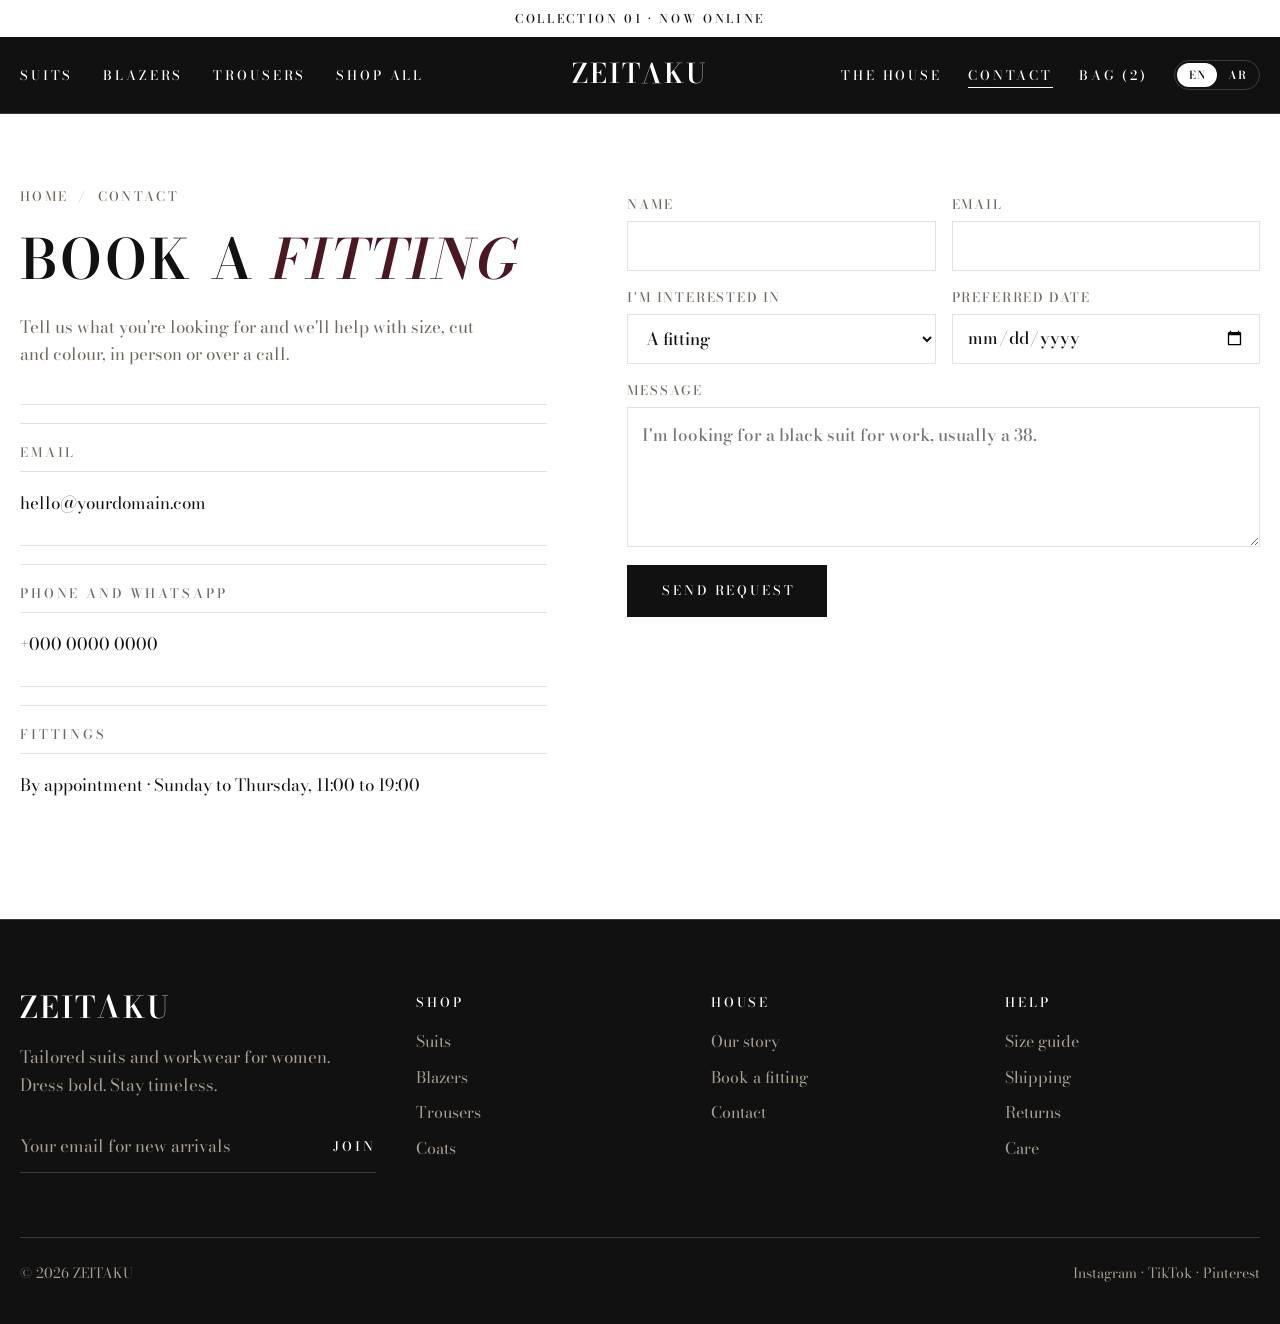
<file: contact.html>
<!doctype html>
<html lang="en">
<head>
<meta charset="utf-8">
<meta name="viewport" content="width=device-width, initial-scale=1, viewport-fit=cover">
<title>Contact · ZEITAKU</title>
<link rel="preconnect" href="https://fonts.googleapis.com"><link rel="preconnect" href="https://fonts.gstatic.com" crossorigin>
<link rel="stylesheet" href="https://fonts.googleapis.com/css2?family=Bodoni+Moda:ital,opsz,wght@0,6..96,400..700;1,6..96,400..700&display=swap">
<link rel="stylesheet" href="assets/styles.css">
</head>
<body data-view="contact" data-page="contact">

<main class="wrap contact">
  <div>
    <div class="crumbs"><a href="index.html">Home</a><span>/</span><span>Contact</span></div>
    <h1 class="h1">Book a <em style="color:var(--burgundy)">fitting</em></h1>
    <p style="max-width:42ch;color:var(--muted);margin:20px 0 0">Tell us what you're looking for and we'll help with size, cut and colour, in person or over a call.</p>
    <div class="info-list">
      <div><div class="caps muted" style="margin-bottom:8px">Email</div><div>hello@yourdomain.com</div></div>
      <div><div class="caps muted" style="margin-bottom:8px">Phone and WhatsApp</div><div>+000 0000 0000</div></div>
      <div><div class="caps muted" style="margin-bottom:8px">Fittings</div><div>By appointment · Sunday to Thursday, 11:00 to 19:00</div></div>
    </div>
  </div>
  <form id="contact-form" style="display:grid;gap:18px;align-content:start;padding-top:8px">
    <div class="fields">
      <label class="field" for="c-name">Name<input id="c-name" required></label>
      <label class="field" for="c-email">Email<input id="c-email" type="email" required></label>
      <label class="field" for="c-type">I'm interested in<select id="c-type"><option>A fitting</option><option>Sizing help</option><option>An order</option><option>Something else</option></select></label>
      <label class="field" for="c-date">Preferred date<input id="c-date" type="date"></label>
      <label class="field full" for="c-msg">Message<textarea id="c-msg" placeholder="I'm looking for a black suit for work, usually a 38."></textarea></label>
    </div>
    <button class="btn solid" type="submit" style="justify-self:start">Send request</button>
  </form>
</main>

<script src="assets/app.js"></script>
<script src="assets/i18n.js"></script>
</body>
</html>
</file>
<file: assets/styles.css>
/* ZEITAKU storefront — design only.
   Concept: "black outside, ivory inside". Header, home and footer are obsidian;
   shop, product, bag and checkout open onto ivory. */
:root{
  --obsidian:#111111; --ink:#1a1918; --ivory:#FFFFFF; --paper:#F4F4F4;
  --burgundy:#4A1723; --champagne:#C6BBAA; --taupe:#A89F93; --muted:#6f685f;
  --line-d:rgba(255,255,255,.18); --line-l:rgba(17,17,17,.12);
  --display:'Bodoni Moda','Didot','Bodoni 72',Georgia,serif;
  --head:'Bodoni Moda','Didot','Bodoni 72',Georgia,serif;
  --sans:'Bodoni Moda','Didot','Bodoni 72',Georgia,serif;
  --track:.07em;
  --gutter:max(20px, env(safe-area-inset-left,0px));
  --gutter-r:max(20px, env(safe-area-inset-right,0px));
  color-scheme:light;
}
*{box-sizing:border-box}
html{-webkit-text-size-adjust:100%;scroll-behavior:smooth}
body{margin:0;font-family:var(--sans);font-weight:400;font-variation-settings:'opsz' 18;font-variant-numeric:lining-nums;font-size:17px;line-height:1.6;background:var(--ivory);color:var(--obsidian)}
body.dark{background:var(--obsidian);color:var(--ivory)}
img{max-width:100%;display:block}
a{color:inherit;text-decoration:none}
button{font:inherit;color:inherit;background:none;border:0;cursor:pointer;padding:0}
:focus-visible{outline:1px solid var(--ivory);outline-offset:3px}
.wrap{max-width:1360px;margin:0 auto;padding-left:var(--gutter);padding-right:var(--gutter-r)}

/* type */
.wm{font-family:var(--display);font-weight:600;font-variation-settings:'opsz' 18;letter-spacing:var(--track);line-height:1;white-space:nowrap;display:inline-block}
.wm .a{display:inline-block;transform:translateY(-.04em) rotate(180deg);letter-spacing:0;margin-right:var(--track)}
.caps{font-family:var(--sans);font-weight:400;text-transform:uppercase;letter-spacing:.28em;font-size:13px}
.it{font-family:var(--head);font-style:italic;font-weight:600;font-variation-settings:'opsz' 18}
.h1{font-family:var(--head);font-weight:600;font-variation-settings:'opsz' 18;font-size:clamp(42px,6.2vw,90px);line-height:1.06;letter-spacing:-.005em;margin:0;padding-bottom:.06em;text-wrap:balance}
.h2{font-family:var(--head);font-weight:600;font-variation-settings:'opsz' 18;font-size:clamp(30px,3.6vw,48px);line-height:1.12;margin:0;padding-bottom:.06em;text-wrap:balance}
.h3{font-family:var(--head);font-weight:600;font-variation-settings:'opsz' 18;font-size:22px;line-height:1.2;margin:0}
.h1 em,.h2 em{font-style:italic;font-weight:600}
.muted{color:var(--muted)}
body.dark .muted{color:var(--taupe)}

/* buttons */
.btn{display:inline-flex;align-items:center;justify-content:center;gap:12px;height:52px;padding:0 30px 0 34px;font-size:13px;font-weight:400;letter-spacing:.28em;text-transform:uppercase;border:1px solid currentColor;transition:background .25s,color .25s}
.btn.solid{background:var(--obsidian);color:var(--ivory);border-color:var(--obsidian)}
.btn.solid:hover{background:var(--burgundy);border-color:var(--burgundy)}
.btn.light{color:var(--ivory)}
.btn.light:hover{background:var(--ivory);color:var(--obsidian)}
.btn.ghost:hover{background:var(--obsidian);color:var(--ivory)}
.btn.block{width:100%}
.link{font-size:13px;letter-spacing:.24em;text-transform:uppercase;border-bottom:1px solid currentColor;padding-bottom:4px}

/* announcement + header */
.announce{background:var(--ivory);color:var(--obsidian);text-align:center;font-size:12px;letter-spacing:.3em;text-transform:uppercase;padding:9px 16px}
.header{position:sticky;top:env(safe-area-inset-top,0px);z-index:40;background:var(--obsidian);color:var(--ivory);border-bottom:1px solid var(--line-d)}
body::before{content:"";position:fixed;inset:0 0 auto;height:env(safe-area-inset-top,0px);z-index:41;background:var(--obsidian)}
.header .wrap{display:grid;grid-template-columns:1fr auto 1fr;align-items:center;height:76px}
.header .brand .wm{font-size:27px}
.nav{display:flex;gap:30px;font-size:13px;letter-spacing:.24em;text-transform:uppercase}
.nav a{color:var(--taupe);transition:color .2s;padding:6px 0}
.nav a:hover,.nav a[aria-current="page"]{color:var(--ivory)}
.tools{display:flex;justify-content:flex-end;gap:26px;font-size:13px;letter-spacing:.24em;text-transform:uppercase;color:var(--taupe)}
.tools a:hover{color:var(--ivory)}
.menu-btn{display:none;width:26px;height:18px;position:relative}
.menu-btn span,.menu-btn::before,.menu-btn::after{content:"";position:absolute;left:0;right:0;height:1px;background:var(--ivory)}
.menu-btn::before{top:0}.menu-btn span{top:8.5px}.menu-btn::after{bottom:0}
.drawer{display:none}

/* footer */
.footer{background:var(--obsidian);color:var(--taupe);border-top:1px solid var(--line-d);padding-block:72px 40px}
.footer .top{display:grid;grid-template-columns:1.4fr repeat(3,1fr);gap:40px}
.footer .wm{font-size:30px;color:var(--ivory)}
.footer h4{margin:0 0 16px;font-weight:400;font-size:13px;letter-spacing:.24em;text-transform:uppercase;color:var(--ivory)}
.footer ul{list-style:none;margin:0;padding:0;display:grid;gap:10px;font-size:16px}
.footer a:hover{color:var(--ivory)}
.news{display:flex;margin-top:22px;border-bottom:1px solid var(--line-d);max-width:360px}
.news input{flex:1;min-width:0;background:none;border:0;color:var(--ivory);font:inherit;padding:12px 0;outline:none}
.news input::placeholder{color:var(--taupe)}
.news button{font-size:13px;letter-spacing:.24em;text-transform:uppercase;color:var(--ivory)}
.footer .bottom{display:flex;justify-content:space-between;gap:16px;flex-wrap:wrap;margin-top:64px;padding-top:24px;border-top:1px solid var(--line-d);font-size:14px}

/* ---------- HOME ---------- */
.hero{position:relative;min-height:min(92vh,900px);display:grid;align-items:end;background:var(--obsidian);overflow:hidden}
.hero img{position:absolute;inset:0;width:100%;height:100%;object-fit:cover;object-position:50% 30%;opacity:.82}
.hero::after{content:"";position:absolute;inset:0;background:linear-gradient(180deg,rgba(17,17,17,.15) 0%,rgba(17,17,17,0) 40%,rgba(17,17,17,.75) 100%)}
.hero .wrap{position:relative;z-index:1;width:100%;padding-block:0 72px;display:flex;justify-content:space-between;align-items:flex-end;gap:32px;flex-wrap:wrap}
.hero .h1{color:var(--ivory)}
.hero .h1 em{color:var(--ivory)}
.hero .eyebrow{color:var(--ivory);margin-bottom:22px}
.hero .side{display:flex;flex-direction:column;align-items:flex-start;gap:20px;max-width:320px;color:var(--ivory)}

.cats{display:grid;grid-template-columns:repeat(4,minmax(0,1fr));gap:2px;background:var(--obsidian)}
.cat{position:relative;aspect-ratio:3/4;overflow:hidden;color:var(--ivory)}
.cat img{width:100%;height:100%;object-fit:cover;transition:transform 1.2s cubic-bezier(.2,.7,.2,1)}
.cat:hover img{transform:scale(1.04)}
.cat::after{content:"";position:absolute;inset:0;background:linear-gradient(180deg,transparent 55%,rgba(17,17,17,.7))}
.cat .lbl{position:absolute;left:24px;right:24px;bottom:22px;z-index:1;display:flex;justify-content:space-between;align-items:baseline}
.cat .lbl .h3{font-size:26px}

.section{padding-block:120px}
.section-head{display:flex;justify-content:space-between;align-items:end;gap:24px;margin-bottom:48px;flex-wrap:wrap}
.dark .section-head .caps{color:var(--taupe)}

.statement{text-align:center;padding-block:140px;border-block:1px solid var(--line-d)}
.statement .h2{max-width:22ch;margin:22px auto 0;font-size:clamp(32px,4.4vw,60px);color:var(--ivory)}
.statement .h2 em{color:var(--ivory)}
.statement .caps{color:var(--taupe)}

.split{display:grid;grid-template-columns:1.1fr 1fr;min-height:640px}
.split .media{position:relative;overflow:hidden}
.split .media img{position:absolute;inset:0;width:100%;height:100%;object-fit:cover}
.split .copy{display:flex;flex-direction:column;justify-content:center;gap:24px;padding:64px max(40px,6vw)}
.split.ivory .copy{background:var(--ivory);color:var(--obsidian)}
.split.ivory .copy .h2 em{color:var(--burgundy)}

.pillars{display:grid;grid-template-columns:repeat(3,minmax(0,1fr));gap:48px}
.pillar{border-top:1px solid var(--line-d);padding-top:24px}
.pillar .h3{color:var(--ivory);margin:14px 0 10px}
.pillar p{margin:0;color:var(--taupe);max-width:38ch}

/* product cards */
.grid{display:grid;grid-template-columns:repeat(4,minmax(0,1fr));gap:40px 20px}
.grid.three{grid-template-columns:repeat(3,minmax(0,1fr))}
#shop-grid{grid-auto-flow:dense}
.pcard{display:flex;flex-direction:column;gap:14px;min-width:0}
.pcard .ph{position:relative;aspect-ratio:3/4;overflow:hidden;background:var(--paper)}
body.dark .pcard .ph{background:var(--ink)}
.pcard .ph img{position:absolute;inset:0;width:100%;height:100%;object-fit:cover;transition:opacity .6s,transform 1.2s cubic-bezier(.2,.7,.2,1)}
.pcard .ph img.alt{opacity:0}
.pcard:hover .ph img.alt{opacity:1}
.pcard:hover .ph img{transform:scale(1.03)}
.pcard .badge{position:absolute;top:12px;inset-inline-start:12px;z-index:2;background:var(--ivory);color:var(--burgundy);font-size:12px;letter-spacing:.2em;text-transform:uppercase;padding:5px 9px 5px 11px}
.pcard .quick{position:absolute;left:12px;right:12px;bottom:12px;z-index:2;background:rgba(255,255,255,.94);color:var(--obsidian);text-align:center;font-size:12px;letter-spacing:.26em;text-transform:uppercase;padding:12px;opacity:0;transform:translateY(6px);transition:.3s}
.pcard:hover .quick{opacity:1;transform:none}
.pcard .meta{display:flex;justify-content:space-between;gap:12px;align-items:baseline}
.pcard .nm{font-family:var(--head);font-weight:600;font-size:17px;line-height:1.25}
.pcard .pr{font-size:16px;font-variant-numeric:lining-nums tabular-nums;white-space:nowrap}
.pcard .sub{font-size:14px;color:var(--muted);margin-top:-8px;display:flex;gap:8px;align-items:center}
body.dark .pcard .sub{color:var(--taupe)}
.dot{width:10px;height:10px;border-radius:50%;display:inline-block;border:1px solid var(--line-l)}

/* ---------- SHOP ---------- */
.page-head{padding-block:72px 40px;border-bottom:1px solid var(--line-l)}
.crumbs{font-size:13px;letter-spacing:.18em;text-transform:uppercase;color:var(--muted);display:flex;gap:10px;margin-bottom:22px;flex-wrap:wrap}
.crumbs a:hover{color:var(--burgundy)}
.page-head .h1 em{color:var(--burgundy)}
.page-head p{max-width:52ch;margin:18px 0 0;color:var(--muted)}
.toolbar{display:flex;justify-content:space-between;align-items:center;gap:16px;padding-block:22px;border-bottom:1px solid var(--line-l);margin-bottom:40px;flex-wrap:wrap;position:sticky;top:calc(76px + env(safe-area-inset-top,0px));background:var(--ivory);z-index:20}
.tabs{display:flex;gap:8px;flex-wrap:wrap}
.tab{font-size:13px;letter-spacing:.2em;text-transform:uppercase;padding:9px 14px 9px 17px;border:1px solid var(--line-l);color:var(--muted);transition:.2s}
.tab:hover{color:var(--obsidian);border-color:var(--obsidian)}
.tab[aria-pressed="true"]{background:var(--obsidian);color:var(--ivory);border-color:var(--obsidian)}
.sort{display:flex;align-items:center;gap:18px;font-size:14px;color:var(--muted)}
.sort select{font:inherit;color:var(--obsidian);background:transparent;border:0;border-bottom:1px solid var(--line-l);padding:6px 22px 6px 0;appearance:none;background-image:linear-gradient(45deg,transparent 50%,var(--obsidian) 50%),linear-gradient(135deg,var(--obsidian) 50%,transparent 50%);background-position:right 6px center,right 1px center;background-size:5px 5px;background-repeat:no-repeat;cursor:pointer}
.editorial-break{grid-column:span 2;position:relative;overflow:hidden;background:var(--obsidian);color:var(--ivory);display:flex;align-items:flex-end;min-height:100%}
.editorial-break img{position:absolute;inset:0;width:100%;height:100%;object-fit:cover;opacity:.7}
.editorial-break .in{position:relative;padding:32px;display:flex;flex-direction:column;gap:14px}
.editorial-break .h2 em{color:var(--ivory)}

/* ---------- PRODUCT ---------- */
.pdp{display:grid;grid-template-columns:minmax(0,1.35fr) minmax(0,1fr);gap:64px;padding-block:40px 120px}
.gallery{display:grid;grid-template-columns:84px minmax(0,1fr);gap:14px;align-self:start;position:sticky;top:calc(96px + env(safe-area-inset-top,0px))}
.thumbs{display:flex;flex-direction:column;gap:10px}
.thumbs button{aspect-ratio:3/4;overflow:hidden;opacity:.5;transition:opacity .2s;outline-offset:2px}
.thumbs button[aria-current="true"],.thumbs button:hover{opacity:1}
.thumbs img{width:100%;height:100%;object-fit:cover}
.main-img{aspect-ratio:4/5;overflow:hidden;background:var(--paper);position:relative}
.main-img img{width:100%;height:100%;object-fit:cover}
.info{display:flex;flex-direction:column;gap:28px;padding-top:8px}
.info .h1{font-size:clamp(34px,3.6vw,52px)}
.price{font-size:20px;font-variant-numeric:lining-nums tabular-nums}
.price small{font-size:14px;color:var(--muted);margin-left:10px}
.opt-head{display:flex;justify-content:space-between;align-items:baseline;margin-bottom:12px;font-size:14px}
.opt-head .caps{font-size:12px}
.swatches{display:flex;gap:10px}
.swatch{width:34px;height:34px;border-radius:50%;border:1px solid var(--line-l);position:relative}
.swatch[aria-pressed="true"]::after{content:"";position:absolute;inset:-5px;border-radius:50%;border:1px solid var(--obsidian)}
.sizes{display:grid;grid-template-columns:repeat(6,minmax(0,1fr));gap:8px}
.size{height:46px;border:1px solid var(--line-l);font-size:15px;font-variant-numeric:lining-nums tabular-nums;transition:.2s}
.size:hover{border-color:var(--obsidian)}
.size[aria-pressed="true"]{background:var(--obsidian);color:var(--ivory);border-color:var(--obsidian)}
.size:disabled{color:#bdb6ab;text-decoration:line-through;cursor:not-allowed}
.buy{display:grid;grid-template-columns:1fr 52px;gap:10px}
.fav{border:1px solid var(--line-l);display:flex;align-items:center;justify-content:center;font-size:17px}
.fav[aria-pressed="true"]{color:var(--burgundy);border-color:var(--burgundy)}
.perks{display:grid;gap:10px;font-size:15px;color:var(--muted);padding-block:4px}
.perks div{display:flex;gap:12px}
.perks div::before{content:"";width:16px;height:1px;background:var(--taupe);margin-top:11px;flex:none}
.acc{border-top:1px solid var(--line-l)}
.acc details{border-bottom:1px solid var(--line-l)}
.acc summary{list-style:none;cursor:pointer;display:flex;justify-content:space-between;align-items:center;padding:20px 0;font-size:13px;letter-spacing:.24em;text-transform:uppercase}
.acc summary::-webkit-details-marker{display:none}
.acc summary::after{content:"+";font-size:17px;letter-spacing:0;font-weight:300}
.acc details[open] summary::after{content:"–"}
.acc .body{padding:0 0 22px;color:#3d3833;font-size:16px;max-width:56ch}
.acc .body ul{margin:0;padding-left:18px}
.look{background:var(--paper);padding-block:96px}

/* ---------- BAG / CHECKOUT ---------- */
.bag{display:grid;grid-template-columns:minmax(0,1.6fr) minmax(0,1fr);gap:64px;padding-block:48px 120px;align-items:start}
.line{display:grid;grid-template-columns:132px minmax(0,1fr) auto;gap:24px;padding-block:28px;border-bottom:1px solid var(--line-l)}
.line:first-child{border-top:1px solid var(--line-l)}
.line .ph{aspect-ratio:3/4;overflow:hidden;background:var(--paper)}
.line .ph img{width:100%;height:100%;object-fit:cover}
.line .d{display:flex;flex-direction:column;gap:6px;min-width:0}
.line .d .muted{font-size:15px}
.qty{display:inline-flex;align-items:center;border:1px solid var(--line-l);margin-top:auto;align-self:flex-start}
.qty button{width:38px;height:38px;font-size:17px}
.qty span{min-width:28px;text-align:center;font-variant-numeric:lining-nums tabular-nums}
.line .r{display:flex;flex-direction:column;justify-content:space-between;align-items:flex-end;font-variant-numeric:lining-nums tabular-nums}
.line .r button{font-size:13px;letter-spacing:.18em;text-transform:uppercase;color:var(--muted);border-bottom:1px solid currentColor}
.summary{background:var(--paper);padding:36px;position:sticky;top:calc(100px + env(safe-area-inset-top,0px));display:flex;flex-direction:column;gap:18px}
.summary .row{display:flex;justify-content:space-between;font-size:16px;font-variant-numeric:lining-nums tabular-nums}
.summary .row.total{border-top:1px solid var(--line-l);padding-top:18px;font-size:17px;font-weight:400}
.promo{display:flex;border-bottom:1px solid var(--line-l)}
.promo input{flex:1;min-width:0;border:0;background:none;font:inherit;padding:10px 0;outline:none}
.promo button{font-size:13px;letter-spacing:.2em;text-transform:uppercase}
.note{font-size:14px;color:var(--muted);text-align:center}

.co{display:grid;grid-template-columns:minmax(0,1.4fr) minmax(0,1fr);gap:64px;padding-block:48px 120px;align-items:start}
.steps{display:flex;gap:28px;font-size:13px;letter-spacing:.2em;text-transform:uppercase;color:var(--muted);margin-bottom:40px;flex-wrap:wrap}
.steps b{font-weight:400;color:var(--obsidian);border-bottom:1px solid var(--burgundy);padding-bottom:4px}
.fs{border:0;padding:0;margin:0 0 44px}
.fs legend{font-family:var(--head);font-weight:500;font-size:24px;margin-bottom:20px;padding:0}
.fields{display:grid;grid-template-columns:1fr 1fr;gap:16px}
.fields .full{grid-column:1/-1}
.field{display:flex;flex-direction:column;gap:6px;font-size:13px;letter-spacing:.14em;text-transform:uppercase;color:var(--muted)}
.field input,.field select{font:inherit;font-size:17px;letter-spacing:0;text-transform:none;color:var(--obsidian);background:transparent;border:1px solid var(--line-l);height:50px;padding:0 14px;outline:none;border-radius:0}
.field input:focus,.field select:focus{border-color:var(--obsidian)}
.radio{display:flex;justify-content:space-between;align-items:center;border:1px solid var(--line-l);padding:16px 18px;margin-bottom:10px;cursor:pointer;font-size:16px}
.radio:has(input:checked){border-color:var(--obsidian)}
.radio input{accent-color:var(--burgundy);margin-right:12px}
.mini{display:grid;grid-template-columns:64px 1fr auto;gap:14px;align-items:center;font-size:15px}
.mini img{aspect-ratio:3/4;object-fit:cover;width:64px}

/* ---------- ABOUT / CONTACT ---------- */
.about-hero{position:relative;min-height:72vh;display:grid;align-items:center;background:var(--obsidian);overflow:hidden;color:var(--ivory)}
.about-hero img{position:absolute;inset:0;width:100%;height:100%;object-fit:cover;opacity:.55}
.about-hero .wrap{position:relative;text-align:center}
.about-hero .h1 em{color:var(--ivory)}
.prose{max-width:62ch;margin:0 auto;font-size:17px;line-height:1.8}
.prose p{margin:0 0 1.2em}
.prose .dropcap::first-letter{font-family:var(--head);font-size:4.2em;float:left;line-height:.8;padding:8px 12px 0 0;color:var(--burgundy)}
.kanji{font-family:var(--head);font-size:clamp(80px,12vw,160px);line-height:1;color:var(--ivory)}
.numbers{display:grid;grid-template-columns:repeat(3,minmax(0,1fr));gap:24px;text-align:center}
.numbers .n{font-family:var(--head);font-size:clamp(44px,5vw,72px);line-height:1;color:var(--burgundy)}
.numbers p{margin:10px 0 0;color:var(--muted)}
.contact{display:grid;grid-template-columns:minmax(0,1fr) minmax(0,1.2fr);gap:80px;padding-block:72px 120px}
.contact .info-list{display:grid;gap:28px;margin-top:36px}
.contact .info-list div{border-top:1px solid var(--line-l);padding-top:18px}
.contact textarea{font:inherit;font-size:17px;color:var(--obsidian);background:transparent;border:1px solid var(--line-l);min-height:140px;padding:14px;resize:vertical;outline:none;border-radius:0}
.contact textarea:focus{border-color:var(--obsidian)}
.toast{position:fixed;left:50%;bottom:calc(24px + env(safe-area-inset-bottom,0px));transform:translate(-50%,20px);background:var(--obsidian);color:var(--ivory);padding:14px 22px;font-size:13px;letter-spacing:.22em;text-transform:uppercase;opacity:0;transition:.3s;z-index:60;pointer-events:none;max-width:calc(100% - 32px);text-align:center}
.toast.show{opacity:1;transform:translate(-50%,0)}

/* ---------- RESPONSIVE ---------- */
@media (max-width:1080px){
  .grid{grid-template-columns:repeat(3,minmax(0,1fr))}
  .cats{grid-template-columns:repeat(2,minmax(0,1fr))}
  .cat{aspect-ratio:4/5}
  .nav{gap:20px}
}
@media (max-width:900px){
  .header .wrap{grid-template-columns:auto 1fr auto;height:64px}
  .header .brand{justify-self:center}
  .header .brand .wm{font-size:22px}
  .nav,.tools .hide-m{display:none}
  .menu-btn{display:block}
  .drawer{display:block;position:fixed;inset:0;z-index:50;background:var(--obsidian);color:var(--ivory);padding:calc(28px + env(safe-area-inset-top,0px)) var(--gutter-r) 32px var(--gutter);transform:translateX(-100%);transition:transform .35s cubic-bezier(.2,.7,.2,1);display:flex;flex-direction:column;gap:36px}
  .drawer.open{transform:none}
  .drawer .close{align-self:flex-end;font-size:13px;letter-spacing:.24em;text-transform:uppercase;color:var(--taupe)}
  .drawer nav{display:flex;flex-direction:column;gap:18px}
  .drawer nav a{font-family:var(--head);font-size:34px;line-height:1.1}
  .drawer .foot{margin-top:auto;display:flex;gap:24px;font-size:13px;letter-spacing:.24em;text-transform:uppercase;color:var(--taupe)}
  .toolbar{top:calc(64px + env(safe-area-inset-top,0px))}
  .split,.pdp,.bag,.co,.contact{grid-template-columns:1fr;gap:40px}
  .split .media{min-height:440px}
  .gallery{position:static;grid-template-columns:1fr}
  .thumbs{flex-direction:row;order:2}
  .thumbs button{width:64px;flex:none}
  .pillars{grid-template-columns:1fr;gap:32px}
  .footer .top{grid-template-columns:1fr 1fr}
  .footer .top>div:first-child{grid-column:1/-1}
  .summary{position:static}
  .section{padding-block:80px}
  .statement{padding-block:96px}
}
@media (max-width:640px){
  .grid,.grid.three{grid-template-columns:repeat(2,minmax(0,1fr));gap:32px 12px}
  .editorial-break{grid-column:1/-1;min-height:380px}
  .pcard .nm{font-size:17px}
  .pcard .meta{flex-direction:column;gap:2px}
  .pcard .quick{display:none}
  .hero .wrap{padding-block:0 44px}
  .sizes{grid-template-columns:repeat(3,minmax(0,1fr))}
  .line{grid-template-columns:92px minmax(0,1fr);gap:16px}
  .line .r{grid-column:2;flex-direction:row;align-items:center}
  .fields{grid-template-columns:1fr}
  .numbers{grid-template-columns:1fr;gap:40px}
  .footer .top{grid-template-columns:1fr}
  .tools{gap:16px}
  .sort{width:100%;justify-content:space-between}
  .toolbar{position:static}
}
@media (prefers-reduced-motion:reduce){*{transition:none!important;scroll-behavior:auto!important}}

/* single-typeface pass (Bodoni Moda everywhere): labels, buttons and UI text need a heavier weight to hold up small */
.caps,.btn,.nav,.tools,.link,.tab,.announce,.crumbs,.size,.quick,.badge,.acc summary,.steps,.field,.news button,.promo button,.footer h4,.drawer .close,.drawer .foot,.line .r button,.opt-head,.pcard .pr,.price{font-weight:500}
.caps,.btn,.nav,.tools,.link,.tab,.announce,.badge,.quick,.acc summary,.footer h4{letter-spacing:.22em}

@media (max-width:1080px) and (min-width:641px){#new-in .pcard:nth-child(4){display:none}}

/* All-caps headline system: headlines, product names and accents set in
   spaced capitals like the wordmark, about 30% smaller. Running text
   (paragraphs, form inputs) stays in sentence case so it reads easily. */
.h1,.h2,.h3,.pcard .nm,.fs legend,.drawer nav a,.lines div,.mini div{text-transform:uppercase}
.h1{font-size:clamp(32px,4.3vw,62px);letter-spacing:.05em;line-height:1.12}
.h2{font-size:clamp(24px,2.6vw,34px);letter-spacing:.06em;line-height:1.18}
.h3{font-size:17px;letter-spacing:.08em}
.pcard .nm{font-size:14px;letter-spacing:.08em;line-height:1.35}
.info .h1{font-size:clamp(26px,2.6vw,36px)}
.statement .h2{font-size:clamp(24px,3vw,40px);max-width:28ch}
.cat .lbl .h3{font-size:19px}
.drawer nav a{font-size:26px;letter-spacing:.06em}
.fs legend{font-size:18px;letter-spacing:.08em}

/* ---------- language toggle + Arabic (RTL) ---------- */
.lang-btn{font:inherit;color:var(--ivory);letter-spacing:0;text-transform:none;font-size:15px;border:1px solid var(--line-d);padding:4px 12px;transition:.2s}
.lang-btn:hover{background:var(--ivory);color:var(--obsidian)}
.drawer .lang-btn{align-self:flex-start}
html[lang="ar"]{--head:'Bodoni Moda','Amiri',Georgia,serif;--sans:'Bodoni Moda','Amiri',Georgia,serif}
html[lang="ar"] body{font-size:19px;line-height:1.9}
html[lang="ar"] *:not(.wm):not(.wm *){letter-spacing:0!important;font-style:normal!important}
html[lang="ar"] .h1,html[lang="ar"] .h2{line-height:1.45}
html[lang="ar"] .caps,html[lang="ar"] .btn,html[lang="ar"] .nav,html[lang="ar"] .tools,html[lang="ar"] .link,html[lang="ar"] .tab,html[lang="ar"] .announce{font-size:15px}
html[lang="ar"] .h1 em,html[lang="ar"] .h2 em,html[lang="ar"] .it{font-weight:400}
[dir="rtl"] .wm{direction:ltr;unicode-bidi:isolate}
[dir="rtl"] .sort select{background-position:left 1px center,left 6px center;padding:6px 0 6px 22px}
[dir="rtl"] .prose .dropcap::first-letter{float:none;font-size:inherit;padding:0;color:inherit;line-height:inherit}
@media (max-width:900px){
  [dir="rtl"] .drawer{transform:translateX(100%)}
  [dir="rtl"] .drawer.open{transform:none}
}
.sr-only{position:absolute;width:1px;height:1px;padding:0;margin:-1px;overflow:hidden;clip-path:inset(50%);white-space:nowrap;border:0}
.fields{grid-template-columns:repeat(2,minmax(0,1fr))}
.field input,.field select,.field textarea{min-width:0;width:100%}
@media (max-width:640px){.fields{grid-template-columns:minmax(0,1fr)}}
.contact .info-list div div:last-child{unicode-bidi:plaintext}

/* EN / AR segmented switch (header). The one pill shape on the site: toggles are pills. */
.tools{align-items:center}
.lang-switch{position:relative;display:inline-grid;grid-template-columns:1fr 1fr;height:30px;padding:3px;border:1px solid var(--line-d);border-radius:999px;direction:ltr;isolation:isolate}
.lang-switch .thumb{position:absolute;top:3px;bottom:3px;left:3px;width:calc(50% - 3px);border-radius:999px;background:var(--ivory);z-index:-1;transition:transform .25s cubic-bezier(.2,.7,.2,1)}
.lang-switch[data-active="ar"] .thumb{transform:translateX(100%)}
.lang-switch button{min-width:34px;padding:0 9px;border-radius:999px;font-size:12px;line-height:1;letter-spacing:.12em!important;color:var(--taupe);transition:color .2s}
.lang-switch button[lang="ar"]{font-family:'Amiri','Bodoni Moda',serif;font-size:16px;letter-spacing:0!important}
.lang-switch button:hover{color:var(--ivory)}
.lang-switch button[aria-pressed="true"],.lang-switch[data-active="en"] button[lang="en"],.lang-switch[data-active="ar"] button[lang="ar"]{color:var(--obsidian)}
.lang-switch button:focus-visible{outline:1px solid var(--ivory);outline-offset:2px}
.announce{padding-inline:16px}
@media (max-width:900px){.lang-switch{height:28px}.lang-switch button{min-width:30px;padding:0 7px}}
.nav a,.tools a{white-space:nowrap}
@media (max-width:1180px) and (min-width:901px){.tools .hide-m{display:none}.nav{gap:22px}}
/* switch v2: fixed equal halves so labels sit dead centre; header keeps LTR layout in Arabic so the switch stays put */
.lang-switch{grid-template-columns:40px 40px;height:30px;padding:2px}
.lang-switch .thumb{top:2px;bottom:2px;left:2px;width:40px}
.lang-switch[data-active="ar"] .thumb{transform:translateX(40px)}
.lang-switch button,.lang-switch button[lang="ar"]{display:flex;align-items:center;justify-content:center;min-width:0;width:40px;padding:0;font-family:var(--sans);font-size:11px;font-weight:600;letter-spacing:.1em!important;text-indent:.1em}
[dir="rtl"] .header .wrap{direction:ltr}
[dir="rtl"] .header .nav,[dir="rtl"] .header .tools a{direction:rtl}
@media (max-width:900px){.lang-switch{grid-template-columns:36px 36px;height:28px}.lang-switch .thumb{width:36px}.lang-switch[data-active="ar"] .thumb{transform:translateX(36px)}.lang-switch button,.lang-switch button[lang="ar"]{width:36px}}
[dir="rtl"] .header .nav{direction:ltr}
[dir="rtl"] .header .nav a{direction:rtl}
/* header text in ivory; an underline marks hover and the current page */
.nav a,.tools,.tools a,.lang-switch button{color:var(--ivory)}
.nav a:hover,.nav a[aria-current="page"],.tools a:hover,.tools a[aria-current="page"],.lang-switch button:hover{color:var(--ivory)}
.lang-switch[data-active="en"] button[lang="en"],.lang-switch[data-active="ar"] button[lang="ar"]{color:var(--obsidian)}
.menu-btn span,.menu-btn::before,.menu-btn::after{background:var(--ivory)}
.nav a,.tools a{text-decoration:underline;text-decoration-color:transparent;text-underline-offset:7px;text-decoration-thickness:1px;transition:text-decoration-color .2s}
.nav a:hover,.nav a[aria-current="page"],.tools a:hover,.tools a[aria-current="page"]{text-decoration-color:var(--ivory)}
.lang-switch button:hover{color:var(--ivory);opacity:.75}
</file>
